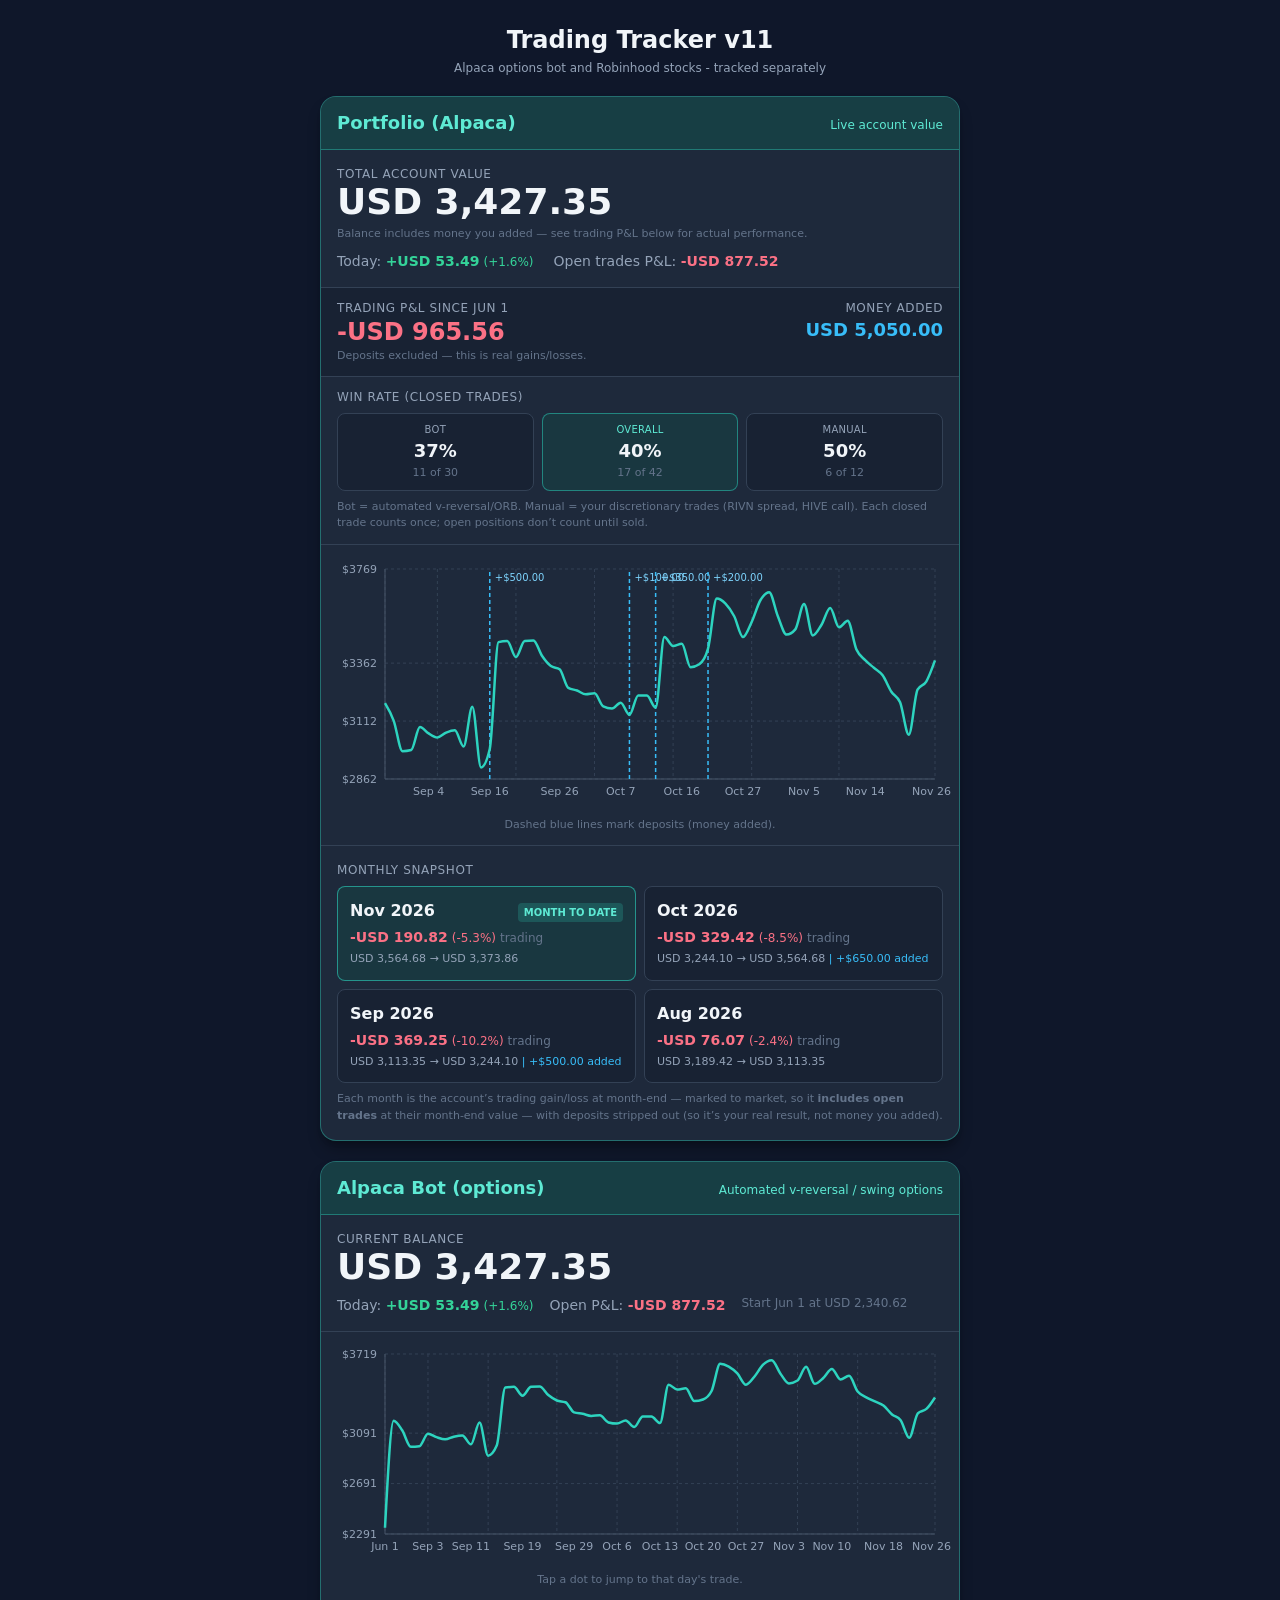
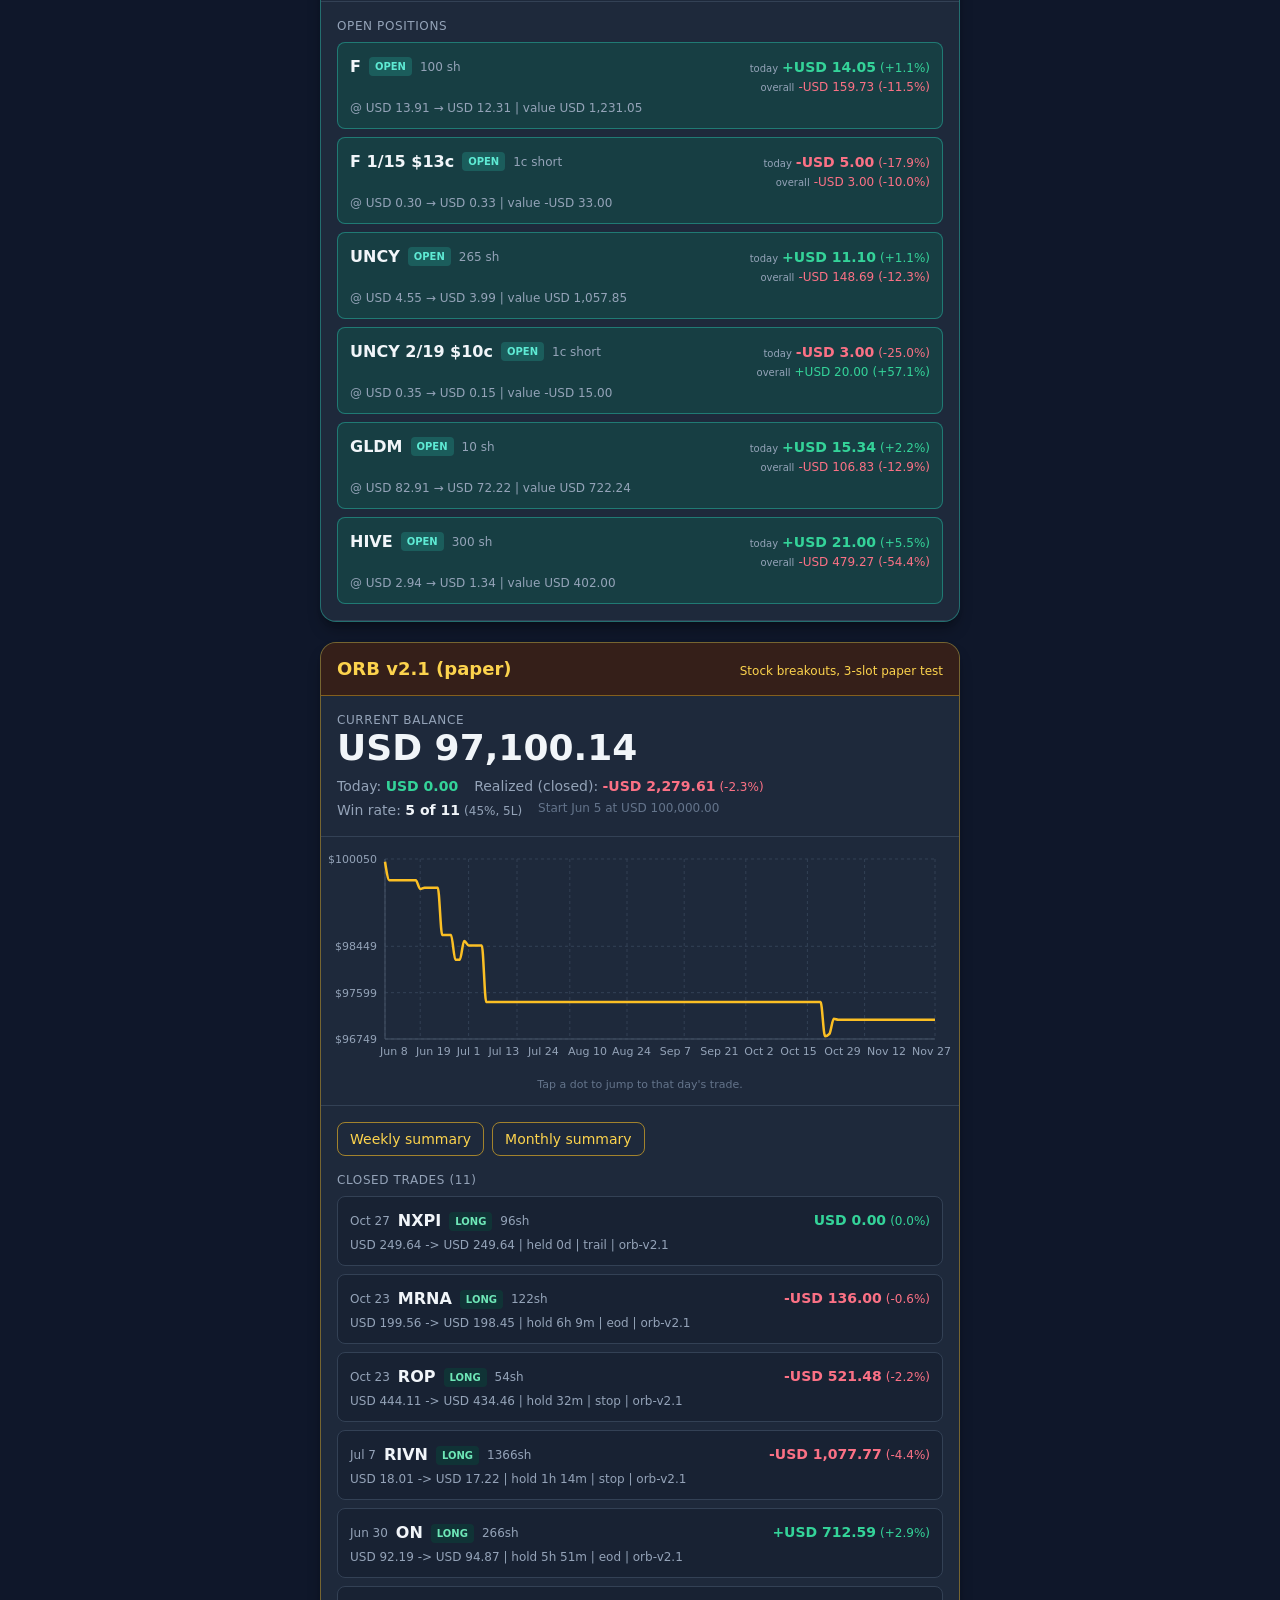
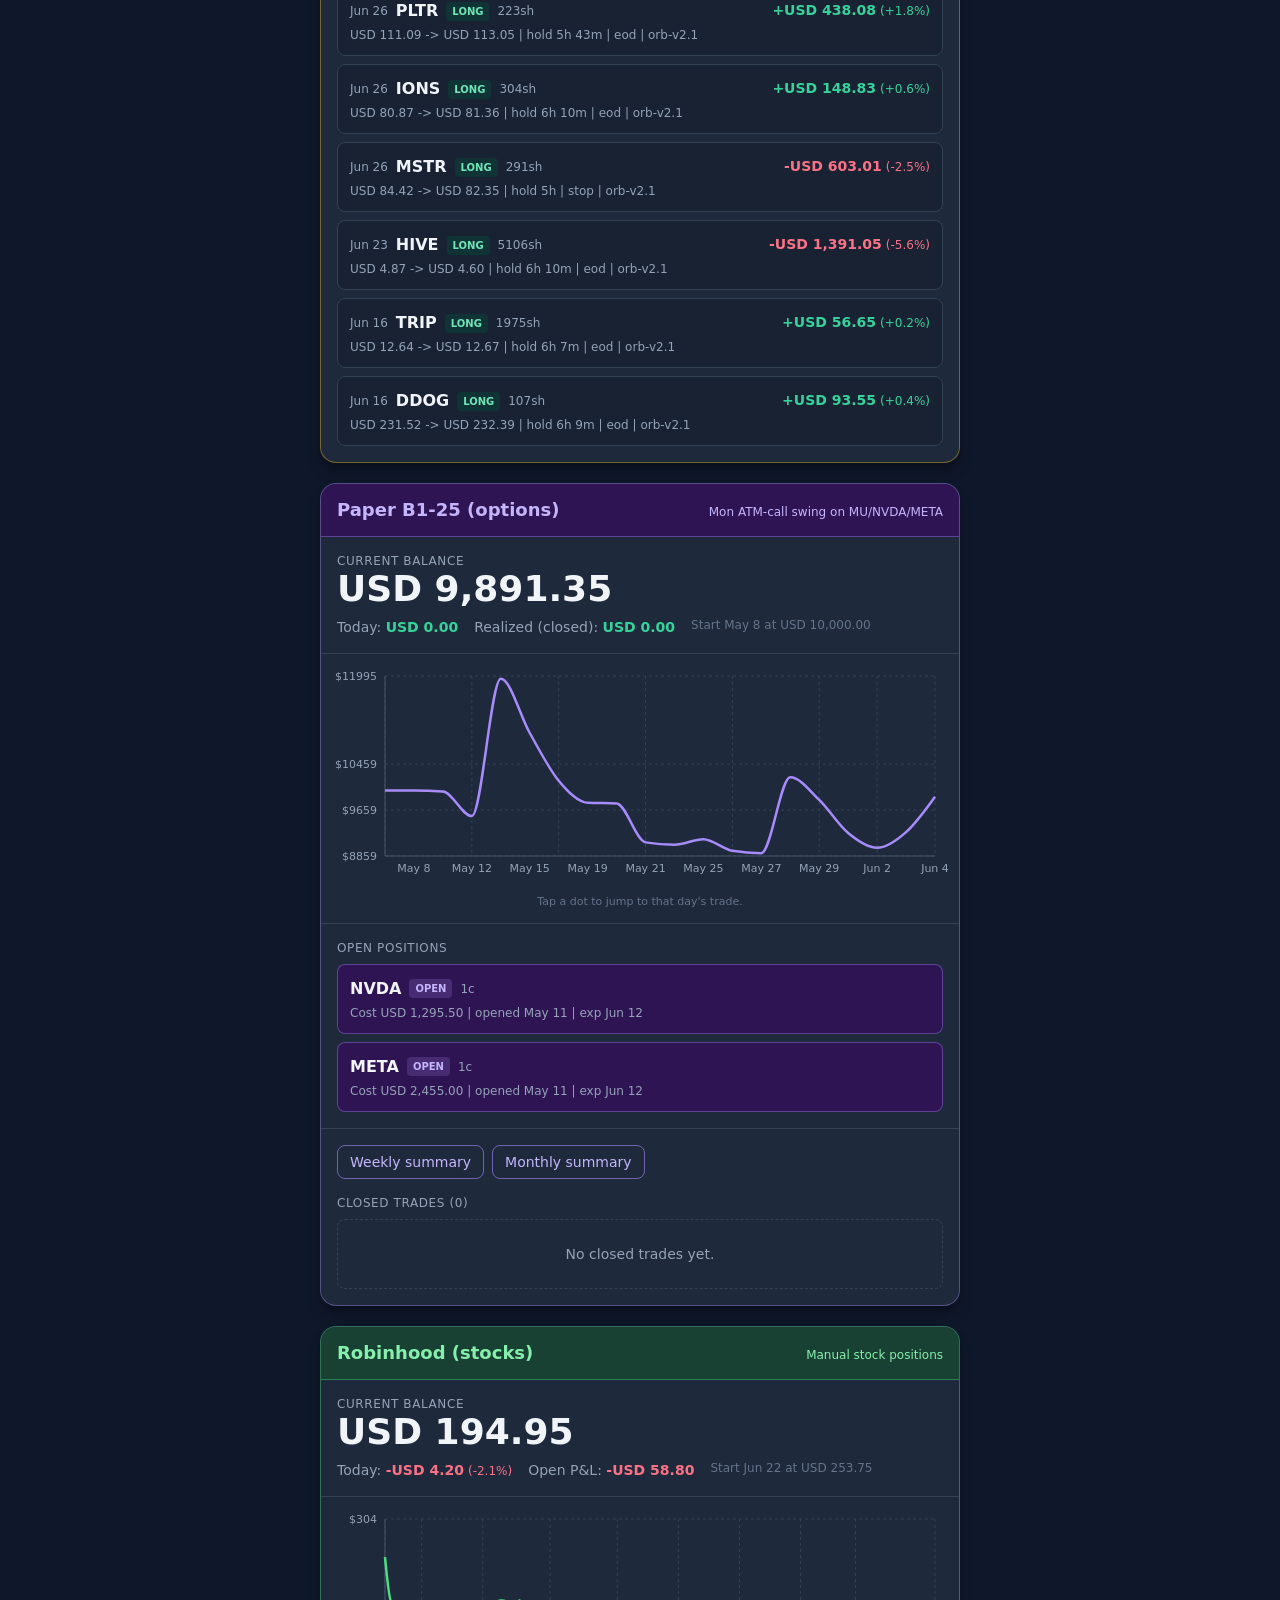
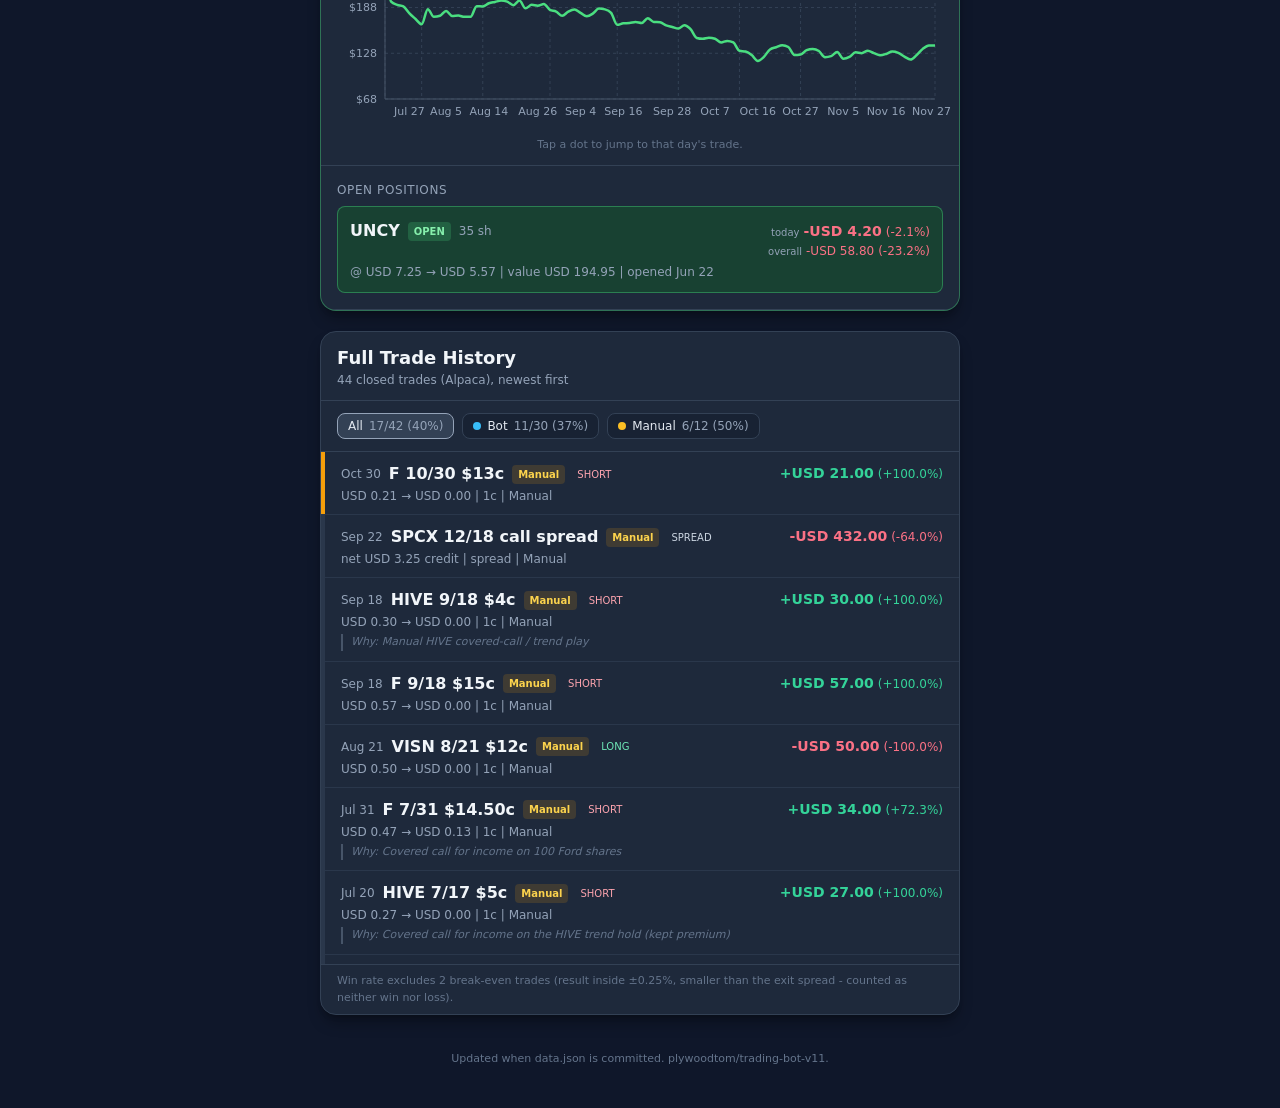
<file: index.html>
<!doctype html>
<html lang="en">
  <head>
    <meta charset="UTF-8" />
    <link rel="icon" type="image/svg+xml" href="data:image/svg+xml,%3Csvg xmlns='http://www.w3.org/2000/svg' viewBox='0 0 16 16'%3E%3Ctext y='14' font-size='14'%3E%F0%9F%93%88%3C/text%3E%3C/svg%3E" />
    <meta name="viewport" content="width=device-width, initial-scale=1.0, viewport-fit=cover" />
    <meta name="theme-color" content="#0f172a" />
    <title>Trading Tracker v11</title>
    <script type="module" crossorigin src="./assets/index-DmbrAOA5.js"></script>
    <link rel="stylesheet" crossorigin href="./assets/index-Bob5LSvU.css">
  </head>
  <body>
    <div id="root"></div>
  </body>
</html>
</file>
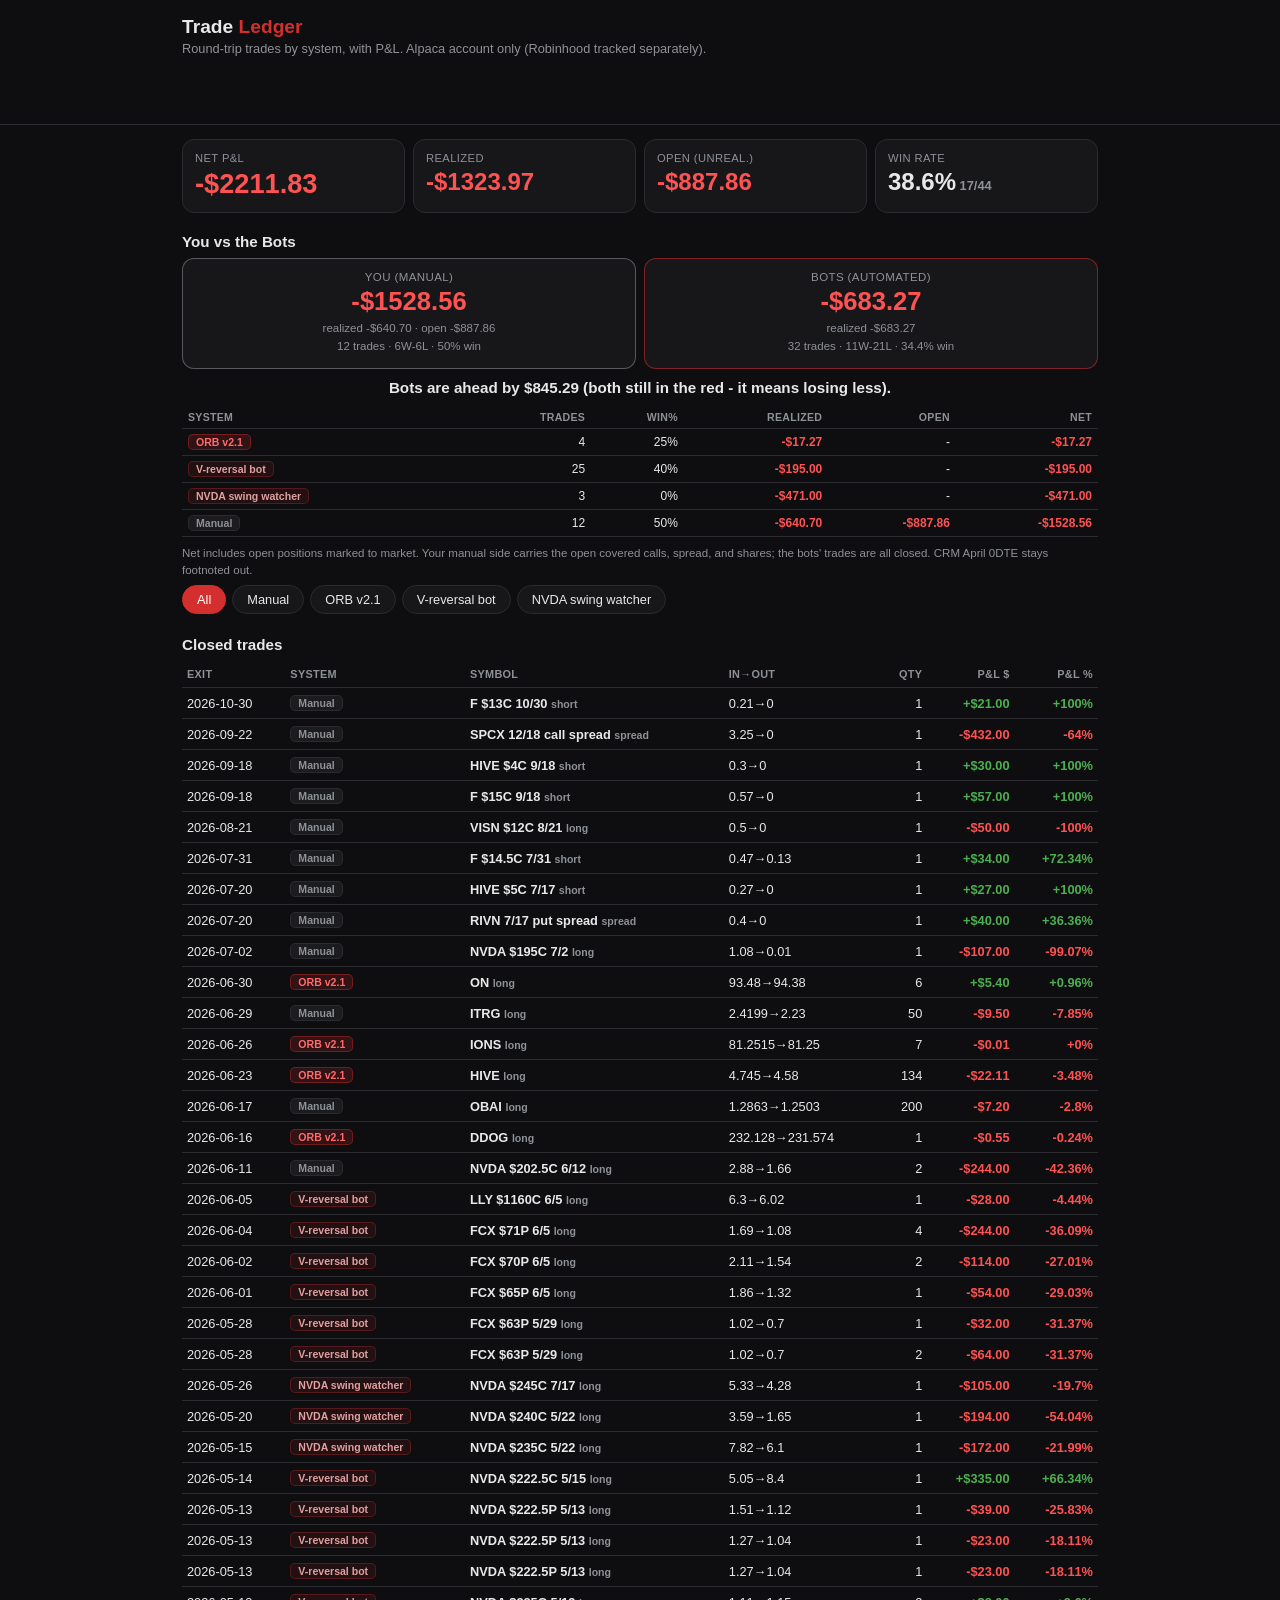
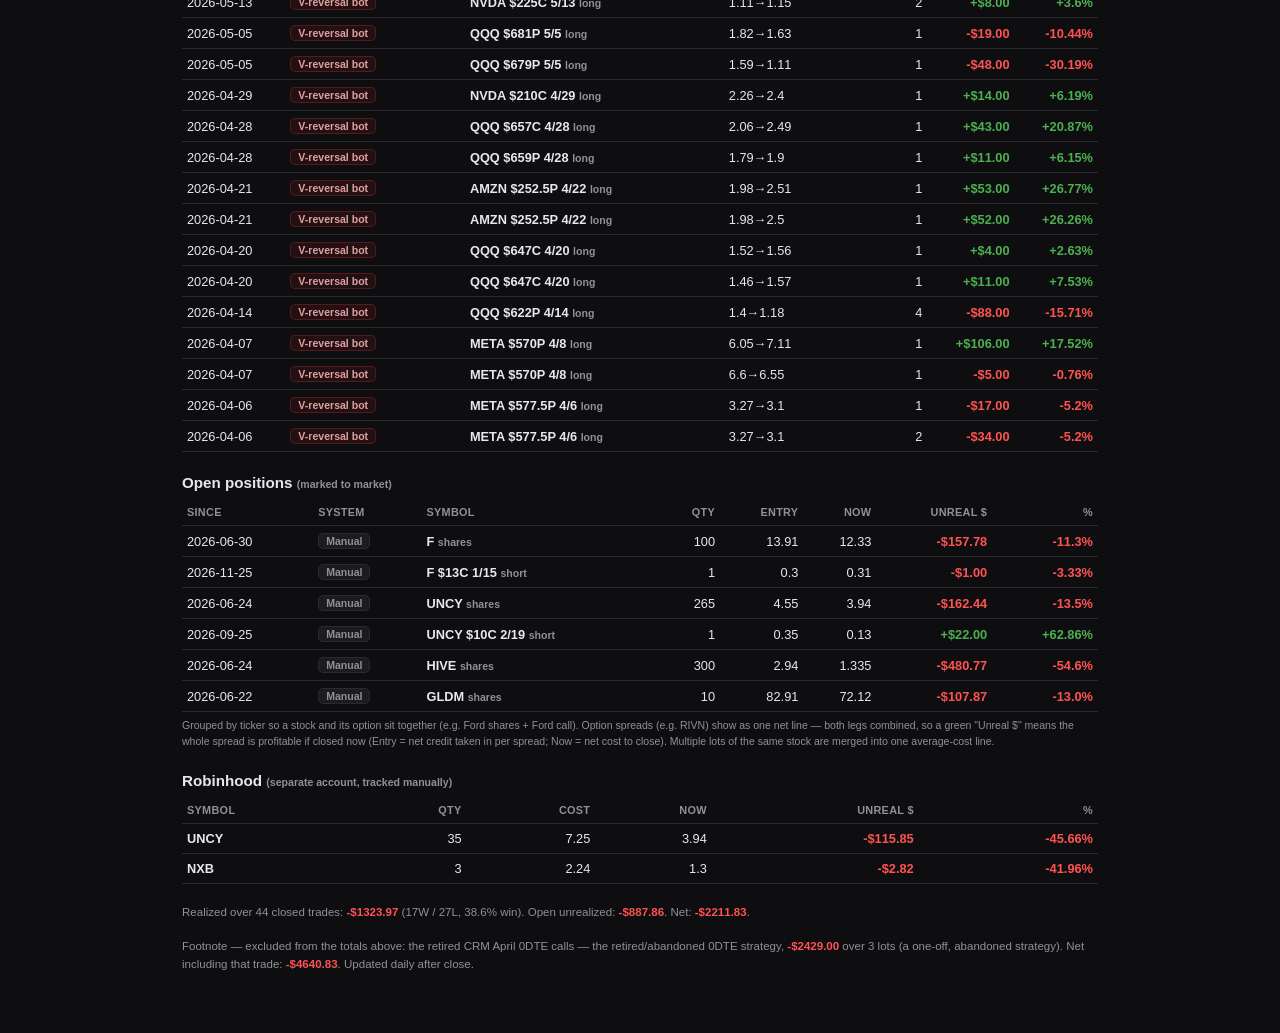
<file: trades.html>
<!DOCTYPE html>
<html lang="en">
<head>
<meta charset="utf-8"/>
<meta name="viewport" content="width=device-width, initial-scale=1"/>
<title>Trade Ledger — round-trip P&L by system</title>
<style>
  :root{ --red:#d32f2f; --silver:#8e9196; --bg:#0e0e10; --card:#17171a; --line:#2a2a2f; --green:#4caf50; --loss:#ff5252; }
  *{box-sizing:border-box}
  body{margin:0;background:var(--bg);color:#e8e8ea;font-family:-apple-system,BlinkMacSystemFont,"Segoe UI",Roboto,Arial,sans-serif;-webkit-font-smoothing:antialiased}
  header{padding:16px 16px 8px;border-bottom:1px solid var(--line)}
  h1{margin:0;font-size:1.2rem}h1 .accent{color:var(--red)}
  .sub{color:var(--silver);font-size:.8rem;margin-top:3px}
  .wrap{max-width:940px;margin:0 auto;padding:0 12px 60px}
  .cards{display:grid;grid-template-columns:repeat(4,1fr);gap:8px;margin:14px 0}
  @media(max-width:560px){.cards{grid-template-columns:repeat(2,1fr)}}
  .card{background:var(--card);border:1px solid var(--line);border-radius:12px;padding:12px}
  .card .lbl{color:var(--silver);font-size:.7rem;text-transform:uppercase;letter-spacing:.4px}
  .card .val{font-size:1.5rem;font-weight:700;margin-top:4px}
  .card .val.big{font-size:1.7rem}
  h2{font-size:.95rem;margin:22px 0 8px;color:#e8e8ea}
  .filters{display:flex;gap:6px;flex-wrap:wrap;margin:6px 0 10px}
  .filters button{background:var(--card);color:#e8e8ea;border:1px solid var(--line);border-radius:20px;padding:6px 14px;font-size:.8rem;cursor:pointer}
  .filters button.on{background:var(--red);border-color:var(--red);color:#fff}
  table{width:100%;border-collapse:collapse;font-size:.8rem}
  th,td{text-align:left;padding:7px 5px;border-bottom:1px solid var(--line);white-space:nowrap}
  th{color:var(--silver);font-weight:600;font-size:.68rem;text-transform:uppercase;letter-spacing:.3px}
  td.sym{font-weight:600}
  td.r,th.r{text-align:right}
  .gain{color:var(--green);font-weight:600}.lose{color:var(--loss);font-weight:600}
  .tag{display:inline-block;padding:1px 7px;border-radius:5px;font-size:.66rem;font-weight:600}
  .tag.orb{background:rgba(211,47,47,.18);color:#ff6b6b;border:1px solid rgba(211,47,47,.4)}
  .tag.spread{background:rgba(142,145,150,.18);color:#cfd2d6;border:1px solid rgba(142,145,150,.4)}
  .tag.bot{background:rgba(211,47,47,.10);color:#e0a0a0;border:1px solid rgba(211,47,47,.3)}
  .tag.manual{background:rgba(255,255,255,.06);color:var(--silver);border:1px solid var(--line)}
  .dir{font-size:.66rem;color:var(--silver)}
  .foot{color:var(--silver);font-size:.72rem;margin-top:20px;line-height:1.5}
  a{color:var(--red)}
  .vsgrid{display:grid;grid-template-columns:1fr 1fr;gap:8px;margin:6px 0}
  .vsbox{background:var(--card);border:1px solid var(--line);border-radius:12px;padding:12px;text-align:center}
  .vsbox.you{border-color:rgba(142,145,150,.55)}
  .vsbox.bots{border-color:rgba(211,47,47,.55)}
  .vsbox .who{font-size:.72rem;text-transform:uppercase;letter-spacing:.4px;color:var(--silver)}
  .vsbox .net{font-size:1.6rem;font-weight:800;margin:4px 0}
  .vsbox .det{font-size:.72rem;color:var(--silver);line-height:1.55}
  .verdict{text-align:center;font-size:.95rem;font-weight:700;margin:10px 0 2px}
  .vsmini{width:100%;border-collapse:collapse;font-size:.75rem;margin-top:10px}
  .vsmini th,.vsmini td{text-align:right;padding:5px 6px;border-bottom:1px solid var(--line);white-space:nowrap}
  .vsmini th:first-child,.vsmini td:first-child{text-align:left}
  .vsmini th{color:var(--silver);font-weight:600;font-size:.66rem;text-transform:uppercase}
</style>
</head>
<body>
<header><div class="wrap">
  <h1>Trade <span class="accent">Ledger</span></h1>
  <div class="sub">Round-trip trades by system, with P&amp;L. Alpaca account only (Robinhood tracked separately).</div>
</div></header>
<div class="wrap">
  <div class="cards" id="cards"></div>

  <h2 style="margin-top:20px">You vs the Bots</h2>
  <div id="vspanel"></div>

  <div class="filters" id="filters"></div>

  <h2>Closed trades</h2>
  <table><thead><tr>
    <th>Exit</th><th>System</th><th>Symbol</th><th>In&rarr;Out</th><th class="r">Qty</th><th class="r">P&amp;L $</th><th class="r">P&amp;L %</th>
  </tr></thead><tbody id="closed"></tbody></table>

  <h2>Open positions <span class="dir">(marked to market)</span></h2>
  <table><thead><tr>
    <th>Since</th><th>System</th><th>Symbol</th><th class="r">Qty</th><th class="r">Entry</th><th class="r">Now</th><th class="r">Unreal $</th><th class="r">%</th>
  </tr></thead><tbody id="open"></tbody></table>
  <div class="dir" style="margin-top:6px;line-height:1.5">Grouped by ticker so a stock and its option sit together (e.g. Ford shares + Ford call). Option spreads (e.g. RIVN) show as one net line — both legs combined, so a green "Unreal $" means the whole spread is profitable if closed now (Entry = net credit taken in per spread; Now = net cost to close). Multiple lots of the same stock are merged into one average-cost line.</div>

  <h2>Robinhood <span class="dir">(separate account, tracked manually)</span></h2>
  <table><thead><tr>
    <th>Symbol</th><th class="r">Qty</th><th class="r">Cost</th><th class="r">Now</th><th class="r">Unreal $</th><th class="r">%</th>
  </tr></thead><tbody id="robinhood"></tbody></table>

  <div class="foot" id="foot"></div>
</div>
<script>
const TC = t => t==='ORB v2.1'?'orb':(t==='10-Spread bot'?'spread':((t==='V-reversal bot'||t==='NVDA swing watcher')?'bot':'manual'));
const money = v => (v>=0?'+$':'-$')+Math.abs(v).toFixed(2);
const cls = v => v>=0?'gain':'lose';
// prettify OCC option symbols: NVDA260515C00222500 -> NVDA $222.5C 5/15
function fmtSym(s){
  const m = s.match(/^([A-Z]+)(\d{2})(\d{2})(\d{2})([CP])(\d{8})$/);
  if(!m) return s;
  const strike = parseInt(m[6])/1000;
  return `${m[1]} $${strike}${m[5]} ${parseInt(m[3])}/${parseInt(m[4])}`;
}
let DATA=null, filter='All';
function pass(sys){ return filter==='All' || sys===filter; }
function render(){
  const R=DATA.tradesRollup;
  const cb=document.getElementById('closed'); cb.innerHTML='';
  for(const t of R.closed){ if(!pass(t.system))continue;
    cb.innerHTML += `<tr><td>${t.exit_date}</td>`+
      `<td><span class="tag ${TC(t.system)}">${t.system}</span></td>`+
      `<td class="sym">${fmtSym(t.symbol)} <span class="dir">${t.dir}</span></td>`+
      `<td>${t.entry_price}&rarr;${t.exit_price}</td>`+
      `<td class="r">${t.qty}</td>`+
      `<td class="r ${cls(t.pnl)}">${money(t.pnl)}</td>`+
      `<td class="r ${cls(t.pnl)}">${t.pct>=0?'+':''}${t.pct}%</td></tr>`;
  }
  const ob=document.getElementById('open'); ob.innerHTML='';
  const occUnder = s => { const m=s.match(/^([A-Z]+)\d{6}[CP]\d{8}$/); return m?m[1]:null; };
  // Split open lots into option legs (grouped by underlying) and stock lots (grouped by symbol).
  const optByUnder={}, stkBySym={};
  for(const o of R.open){ if(!pass(o.system))continue;
    const u=occUnder(o.symbol);
    if(u){ (optByUnder[u]=optByUnder[u]||[]).push(o); }
    else { (stkBySym[o.symbol]=stkBySym[o.symbol]||[]).push(o); }
  }
  const items=[];
  // Stocks: combine multiple lots of the SAME symbol (e.g. UNCY) into one weighted-average line.
  for(const [sym,lots] of Object.entries(stkBySym)){
    let qty=0, cost=0, since=lots[0].entry_date, cur=null, haveCur=true, sys=lots[0].system;
    for(const l of lots){ qty+=l.qty; cost+=l.entry_price*l.qty; if(l.entry_date<since)since=l.entry_date;
      if(l.current==null) haveCur=false; else cur=l.current; }
    const avg=qty?cost/qty:0;
    const unreal=(haveCur&&cur!=null)?(cur-avg)*qty:null;
    const pct=(unreal!=null&&avg)?unreal/(avg*qty)*100:null;
    items.push({under:sym, since, kind:'stock', system:sys, sym, qty, entry:avg, now:cur, unreal, pct});
  }
  // Options: a multi-leg position (spread) becomes ONE net line; a single leg stays as-is.
  for(const [und,legs] of Object.entries(optByUnder)){
    if(legs.length<2){ items.push({under:und, since:legs[0].entry_date, kind:'optsingle', o:legs[0]}); continue; }
    let netCredit=0, netUnreal=0, haveCur=true, since=legs[0].entry_date;
    for(const l of legs){
      netCredit += (l.dir==='short'?1:-1) * l.entry_price * l.qty * 100;  // short=received, long=paid
      if(l.unreal==null) haveCur=false; else netUnreal += l.unreal;
      if(l.entry_date < since) since = l.entry_date;
    }
    const nSpreads = Math.min(...legs.map(l=>l.qty));
    const type = legs.some(l=>/P\d{8}$/.test(l.symbol)) ? 'put' : 'call';
    const entryPx = netCredit/100/nSpreads;
    const nowPx = haveCur ? entryPx - netUnreal/100/nSpreads : null;
    const pct = netCredit ? netUnreal/Math.abs(netCredit)*100 : null;
    items.push({under:und, since, kind:'spread', system:legs[0].system, und, type,
      nSpreads, legs:legs.length, entry:entryPx, now:nowPx, unreal:haveCur?netUnreal:null, pct:haveCur?pct:null});
  }
  function renderItem(it){
    if(it.kind==='optsingle'){ const o=it.o, u=o.unreal;
      return `<tr><td>${o.entry_date}</td>`+
        `<td><span class="tag ${TC(o.system)}">${o.system}</span></td>`+
        `<td class="sym">${fmtSym(o.symbol)} <span class="dir">${o.dir}</span></td>`+
        `<td class="r">${o.qty}</td><td class="r">${o.entry_price}</td>`+
        `<td class="r">${o.current??'-'}</td>`+
        `<td class="r ${u==null?'':cls(u)}">${u==null?'-':money(u)}</td>`+
        `<td class="r ${u==null?'':cls(u)}">${o.unreal_pct==null?'-':(o.unreal_pct>=0?'+':'')+o.unreal_pct+'%'}</td></tr>`;
    }
    if(it.kind==='spread'){ const u=it.unreal;
      return `<tr><td>${it.since}</td>`+
        `<td><span class="tag ${TC(it.system)}">${it.system}</span></td>`+
        `<td class="sym">${it.und} ${it.type} spread <span class="dir">${it.legs} legs, net</span></td>`+
        `<td class="r">${it.nSpreads}</td><td class="r">${it.entry.toFixed(2)}</td>`+
        `<td class="r">${it.now==null?'-':it.now.toFixed(2)}</td>`+
        `<td class="r ${u==null?'':cls(u)}">${u==null?'-':money(u)}</td>`+
        `<td class="r ${u==null?'':cls(u)}">${it.pct==null?'-':(it.pct>=0?'+':'')+it.pct.toFixed(1)+'%'}</td></tr>`;
    }
    const u=it.unreal;  // stock
    return `<tr><td>${it.since}</td>`+
      `<td><span class="tag ${TC(it.system)}">${it.system}</span></td>`+
      `<td class="sym">${it.sym} <span class="dir">shares</span></td>`+
      `<td class="r">${it.qty}</td><td class="r">${it.entry.toFixed(2)}</td>`+
      `<td class="r">${it.now==null?'-':it.now}</td>`+
      `<td class="r ${u==null?'':cls(u)}">${u==null?'-':money(u)}</td>`+
      `<td class="r ${u==null?'':cls(u)}">${it.pct==null?'-':(it.pct>=0?'+':'')+it.pct.toFixed(1)+'%'}</td></tr>`;
  }
  // Group by underlying so a ticker's shares + its option sit next to each other (HIVE, Ford),
  // never separated by another ticker. Newest group on top; within a group, shares before options.
  const groups={};
  for(const it of items){ (groups[it.under]=groups[it.under]||[]).push(it); }
  const order = Object.keys(groups).sort((a,b)=>{
    const ma=Math.max(...groups[a].map(i=>Date.parse(i.since)||0));
    const mb=Math.max(...groups[b].map(i=>Date.parse(i.since)||0));
    return mb-ma;
  });
  for(const u of order){
    groups[u].sort((a,b)=> (a.kind==='stock'?0:1)-(b.kind==='stock'?0:1));
    for(const it of groups[u]) ob.innerHTML += renderItem(it);
  }
  const rb=document.getElementById('robinhood'); rb.innerHTML='';
  for(const h of (DATA.robinhoodHoldings||[])){
    const u=h.unreal;
    rb.innerHTML += `<tr><td class="sym">${h.symbol}</td>`+
      `<td class="r">${h.qty}</td><td class="r">${h.cost}</td>`+
      `<td class="r">${h.current==null?'-':h.current}</td>`+
      `<td class="r ${u==null?'':cls(u)}">${u==null?'-':money(u)}</td>`+
      `<td class="r ${u==null?'':cls(u)}">${h.unreal_pct==null?'-':(h.unreal_pct>=0?'+':'')+h.unreal_pct+'%'}</td></tr>`;
  }
  const T=R.totals;
  let foot = `Realized over ${T.closed_count} closed trades: <b class="${cls(T.realized_pnl)}">${money(T.realized_pnl)}</b> `+
    `(${T.wins}W / ${T.losses}L, ${T.win_rate}% win). `+
    `Open unrealized: <b class="${cls(T.unrealized_pnl)}">${money(T.unrealized_pnl)}</b>. `+
    `Net: <b class="${cls(T.net_pnl)}">${money(T.net_pnl)}</b>.`;
  if(T.excluded_count){
    foot += `<br><br><span style="color:var(--silver)">Footnote — excluded from the totals above: the retired ${T.excluded_note}, `+
      `<b class="${cls(T.excluded_pnl)}">${money(T.excluded_pnl)}</b> over ${T.excluded_count} lots (a one-off, abandoned strategy). `+
      `Net including that trade: <b class="${cls(T.net_incl_excluded)}">${money(T.net_incl_excluded)}</b>.</span>`;
  }
  foot += ` <span style="color:var(--silver)">Updated daily after close.</span>`;
  document.getElementById('foot').innerHTML = foot;
}
// "You vs the Bots" scoreboard. Manual = Tom's own trades; Bots = every automated system combined.
// Always computed from the FULL ledger (ignores the active filter) so it's a stable head-to-head.
function statFor(pred){
  const R=DATA.tradesRollup;
  const cl=R.closed.filter(t=>pred(t.system));
  const op=R.open.filter(o=>pred(o.system));
  const wins=cl.filter(t=>t.pnl>0).length;
  const realized=cl.reduce((s,t)=>s+t.pnl,0);
  const unreal=op.reduce((s,o)=>s+(o.unreal||0),0);
  return {n:cl.length, wins, losses:cl.length-wins,
    win_rate: cl.length?Math.round(wins/cl.length*1000)/10:0,
    realized, unreal, net:realized+unreal};
}
function renderVs(){
  const amt=v=>'$'+Math.abs(v).toFixed(2);
  const you=statFor(s=>s==='Manual'), bots=statFor(s=>s!=='Manual');
  const box=(c,label,st)=>`<div class="vsbox ${c}"><div class="who">${label}</div>`+
    `<div class="net ${cls(st.net)}">${money(st.net)}</div>`+
    `<div class="det">realized ${money(st.realized)}${st.unreal?` &middot; open ${money(st.unreal)}`:''}<br>`+
    `${st.n} trades &middot; ${st.wins}W-${st.losses}L &middot; ${st.win_rate}% win</div></div>`;
  const diff=bots.net-you.net;
  let verdict;
  if(Math.abs(diff)<0.005){ verdict='Dead even.'; }
  else {
    const lead = diff>0 ? {who:'Bots are', margin:diff, net:bots.net} : {who:'You are', margin:-diff, net:you.net};
    const tail = lead.net>=0 ? ', and in the green.' : ' (both still in the red - it means losing less).';
    verdict = `${lead.who} ahead by ${amt(lead.margin)}${tail}`;
  }
  // per-system breakdown, sorted by net descending
  const R=DATA.tradesRollup;
  const systems=[...new Set([...R.closed.map(t=>t.system),...R.open.map(o=>o.system)])];
  const rows=systems.map(sys=>{const st=statFor(s=>s===sys);return {sys,st};})
    .sort((a,b)=>b.st.net-a.st.net);
  let mini='<table class="vsmini"><thead><tr><th>System</th><th>Trades</th><th>Win%</th><th>Realized</th><th>Open</th><th>Net</th></tr></thead><tbody>';
  for(const {sys,st} of rows){
    mini+=`<tr><td><span class="tag ${TC(sys)}">${sys}</span></td>`+
      `<td>${st.n}</td><td>${st.win_rate}%</td>`+
      `<td class="${cls(st.realized)}">${money(st.realized)}</td>`+
      `<td class="${st.unreal?cls(st.unreal):''}">${st.unreal?money(st.unreal):'-'}</td>`+
      `<td class="${cls(st.net)}">${money(st.net)}</td></tr>`;
  }
  mini+='</tbody></table>';
  document.getElementById('vspanel').innerHTML =
    `<div class="vsgrid">${box('you','You (manual)',you)}${box('bots','Bots (automated)',bots)}</div>`+
    `<div class="verdict">${verdict}</div>`+mini+
    `<div class="foot" style="margin-top:8px">Net includes open positions marked to market. Your manual side carries the open covered calls, spread, and shares; the bots' trades are all closed. CRM April 0DTE stays footnoted out.</div>`;
}
function cards(){
  const T=DATA.tradesRollup.totals;
  document.getElementById('cards').innerHTML =
    `<div class="card"><div class="lbl">Net P&L</div><div class="val big ${cls(T.net_pnl)}">${money(T.net_pnl)}</div></div>`+
    `<div class="card"><div class="lbl">Realized</div><div class="val ${cls(T.realized_pnl)}">${money(T.realized_pnl)}</div></div>`+
    `<div class="card"><div class="lbl">Open (unreal.)</div><div class="val ${cls(T.unrealized_pnl)}">${money(T.unrealized_pnl)}</div></div>`+
    `<div class="card"><div class="lbl">Win rate</div><div class="val">${T.win_rate}%<span style="font-size:.8rem;color:var(--silver)"> ${T.wins}/${T.closed_count}</span></div></div>`;
}
function buildFilters(){
  const sys = new Set(); DATA.tradesRollup.closed.forEach(t=>sys.add(t.system)); DATA.tradesRollup.open.forEach(t=>sys.add(t.system));
  const f=document.getElementById('filters'); f.innerHTML='';
  ['All',...sys].forEach(n=>{ const b=document.createElement('button'); b.textContent=n; if(n===filter)b.className='on';
    b.onclick=()=>{filter=n; buildFilters(); render();}; f.appendChild(b); });
}
fetch('data.json',{cache:'no-cache'}).then(r=>r.json()).then(d=>{
  DATA=d; if(!d.tradesRollup){document.getElementById('foot').textContent='No rollup data yet.';return;}
  cards(); renderVs(); buildFilters(); render();
}).catch(e=>{ document.getElementById('foot').textContent='Could not load data.json'; });
</script>
</body>
</html>
</file>
<file: assets/index-Bob5LSvU.css>
*,:before,:after{--tw-border-spacing-x: 0;--tw-border-spacing-y: 0;--tw-translate-x: 0;--tw-translate-y: 0;--tw-rotate: 0;--tw-skew-x: 0;--tw-skew-y: 0;--tw-scale-x: 1;--tw-scale-y: 1;--tw-pan-x: ;--tw-pan-y: ;--tw-pinch-zoom: ;--tw-scroll-snap-strictness: proximity;--tw-gradient-from-position: ;--tw-gradient-via-position: ;--tw-gradient-to-position: ;--tw-ordinal: ;--tw-slashed-zero: ;--tw-numeric-figure: ;--tw-numeric-spacing: ;--tw-numeric-fraction: ;--tw-ring-inset: ;--tw-ring-offset-width: 0px;--tw-ring-offset-color: #fff;--tw-ring-color: rgb(59 130 246 / .5);--tw-ring-offset-shadow: 0 0 #0000;--tw-ring-shadow: 0 0 #0000;--tw-shadow: 0 0 #0000;--tw-shadow-colored: 0 0 #0000;--tw-blur: ;--tw-brightness: ;--tw-contrast: ;--tw-grayscale: ;--tw-hue-rotate: ;--tw-invert: ;--tw-saturate: ;--tw-sepia: ;--tw-drop-shadow: ;--tw-backdrop-blur: ;--tw-backdrop-brightness: ;--tw-backdrop-contrast: ;--tw-backdrop-grayscale: ;--tw-backdrop-hue-rotate: ;--tw-backdrop-invert: ;--tw-backdrop-opacity: ;--tw-backdrop-saturate: ;--tw-backdrop-sepia: ;--tw-contain-size: ;--tw-contain-layout: ;--tw-contain-paint: ;--tw-contain-style: }::backdrop{--tw-border-spacing-x: 0;--tw-border-spacing-y: 0;--tw-translate-x: 0;--tw-translate-y: 0;--tw-rotate: 0;--tw-skew-x: 0;--tw-skew-y: 0;--tw-scale-x: 1;--tw-scale-y: 1;--tw-pan-x: ;--tw-pan-y: ;--tw-pinch-zoom: ;--tw-scroll-snap-strictness: proximity;--tw-gradient-from-position: ;--tw-gradient-via-position: ;--tw-gradient-to-position: ;--tw-ordinal: ;--tw-slashed-zero: ;--tw-numeric-figure: ;--tw-numeric-spacing: ;--tw-numeric-fraction: ;--tw-ring-inset: ;--tw-ring-offset-width: 0px;--tw-ring-offset-color: #fff;--tw-ring-color: rgb(59 130 246 / .5);--tw-ring-offset-shadow: 0 0 #0000;--tw-ring-shadow: 0 0 #0000;--tw-shadow: 0 0 #0000;--tw-shadow-colored: 0 0 #0000;--tw-blur: ;--tw-brightness: ;--tw-contrast: ;--tw-grayscale: ;--tw-hue-rotate: ;--tw-invert: ;--tw-saturate: ;--tw-sepia: ;--tw-drop-shadow: ;--tw-backdrop-blur: ;--tw-backdrop-brightness: ;--tw-backdrop-contrast: ;--tw-backdrop-grayscale: ;--tw-backdrop-hue-rotate: ;--tw-backdrop-invert: ;--tw-backdrop-opacity: ;--tw-backdrop-saturate: ;--tw-backdrop-sepia: ;--tw-contain-size: ;--tw-contain-layout: ;--tw-contain-paint: ;--tw-contain-style: }*,:before,:after{box-sizing:border-box;border-width:0;border-style:solid;border-color:#e5e7eb}:before,:after{--tw-content: ""}html,:host{line-height:1.5;-webkit-text-size-adjust:100%;-moz-tab-size:4;-o-tab-size:4;tab-size:4;font-family:ui-sans-serif,system-ui,sans-serif,"Apple Color Emoji","Segoe UI Emoji",Segoe UI Symbol,"Noto Color Emoji";font-feature-settings:normal;font-variation-settings:normal;-webkit-tap-highlight-color:transparent}body{margin:0;line-height:inherit}hr{height:0;color:inherit;border-top-width:1px}abbr:where([title]){-webkit-text-decoration:underline dotted;text-decoration:underline dotted}h1,h2,h3,h4,h5,h6{font-size:inherit;font-weight:inherit}a{color:inherit;text-decoration:inherit}b,strong{font-weight:bolder}code,kbd,samp,pre{font-family:ui-monospace,SFMono-Regular,Menlo,Monaco,Consolas,Liberation Mono,Courier New,monospace;font-feature-settings:normal;font-variation-settings:normal;font-size:1em}small{font-size:80%}sub,sup{font-size:75%;line-height:0;position:relative;vertical-align:baseline}sub{bottom:-.25em}sup{top:-.5em}table{text-indent:0;border-color:inherit;border-collapse:collapse}button,input,optgroup,select,textarea{font-family:inherit;font-feature-settings:inherit;font-variation-settings:inherit;font-size:100%;font-weight:inherit;line-height:inherit;letter-spacing:inherit;color:inherit;margin:0;padding:0}button,select{text-transform:none}button,input:where([type=button]),input:where([type=reset]),input:where([type=submit]){-webkit-appearance:button;background-color:transparent;background-image:none}:-moz-focusring{outline:auto}:-moz-ui-invalid{box-shadow:none}progress{vertical-align:baseline}::-webkit-inner-spin-button,::-webkit-outer-spin-button{height:auto}[type=search]{-webkit-appearance:textfield;outline-offset:-2px}::-webkit-search-decoration{-webkit-appearance:none}::-webkit-file-upload-button{-webkit-appearance:button;font:inherit}summary{display:list-item}blockquote,dl,dd,h1,h2,h3,h4,h5,h6,hr,figure,p,pre{margin:0}fieldset{margin:0;padding:0}legend{padding:0}ol,ul,menu{list-style:none;margin:0;padding:0}dialog{padding:0}textarea{resize:vertical}input::-moz-placeholder,textarea::-moz-placeholder{opacity:1;color:#9ca3af}input::placeholder,textarea::placeholder{opacity:1;color:#9ca3af}button,[role=button]{cursor:pointer}:disabled{cursor:default}img,svg,video,canvas,audio,iframe,embed,object{display:block;vertical-align:middle}img,video{max-width:100%;height:auto}[hidden]:where(:not([hidden=until-found])){display:none}.collapse{visibility:collapse}.fixed{position:fixed}.absolute{position:absolute}.relative{position:relative}.inset-0{top:0;right:0;bottom:0;left:0}.z-50{z-index:50}.mx-auto{margin-left:auto;margin-right:auto}.mb-2{margin-bottom:.5rem}.ml-1{margin-left:.25rem}.mr-1{margin-right:.25rem}.mt-0\.5{margin-top:.125rem}.mt-1{margin-top:.25rem}.mt-2{margin-top:.5rem}.block{display:block}.flex{display:flex}.grid{display:grid}.hidden{display:none}.h-2{height:.5rem}.h-40{height:10rem}.h-48{height:12rem}.h-52{height:13rem}.max-h-\[32rem\]{max-height:32rem}.max-h-\[90vh\]{max-height:90vh}.min-h-full{min-height:100%}.w-2{width:.5rem}.w-full{width:100%}.max-w-2xl{max-width:42rem}.grid-cols-1{grid-template-columns:repeat(1,minmax(0,1fr))}.grid-cols-3{grid-template-columns:repeat(3,minmax(0,1fr))}.flex-col{flex-direction:column}.flex-wrap{flex-wrap:wrap}.items-end{align-items:flex-end}.items-center{align-items:center}.items-baseline{align-items:baseline}.justify-center{justify-content:center}.justify-between{justify-content:space-between}.gap-1{gap:.25rem}.gap-1\.5{gap:.375rem}.gap-2{gap:.5rem}.gap-x-4{-moz-column-gap:1rem;column-gap:1rem}.gap-x-5{-moz-column-gap:1.25rem;column-gap:1.25rem}.gap-y-1{row-gap:.25rem}.space-y-1>:not([hidden])~:not([hidden]){--tw-space-y-reverse: 0;margin-top:calc(.25rem * calc(1 - var(--tw-space-y-reverse)));margin-bottom:calc(.25rem * var(--tw-space-y-reverse))}.space-y-2>:not([hidden])~:not([hidden]){--tw-space-y-reverse: 0;margin-top:calc(.5rem * calc(1 - var(--tw-space-y-reverse)));margin-bottom:calc(.5rem * var(--tw-space-y-reverse))}.space-y-3>:not([hidden])~:not([hidden]){--tw-space-y-reverse: 0;margin-top:calc(.75rem * calc(1 - var(--tw-space-y-reverse)));margin-bottom:calc(.75rem * var(--tw-space-y-reverse))}.space-y-5>:not([hidden])~:not([hidden]){--tw-space-y-reverse: 0;margin-top:calc(1.25rem * calc(1 - var(--tw-space-y-reverse)));margin-bottom:calc(1.25rem * var(--tw-space-y-reverse))}.divide-y>:not([hidden])~:not([hidden]){--tw-divide-y-reverse: 0;border-top-width:calc(1px * calc(1 - var(--tw-divide-y-reverse)));border-bottom-width:calc(1px * var(--tw-divide-y-reverse))}.divide-slate-700\/60>:not([hidden])~:not([hidden]){border-color:#33415599}.overflow-hidden{overflow:hidden}.overflow-y-auto{overflow-y:auto}.rounded{border-radius:.25rem}.rounded-2xl{border-radius:1rem}.rounded-full{border-radius:9999px}.rounded-lg{border-radius:.5rem}.rounded-t-2xl{border-top-left-radius:1rem;border-top-right-radius:1rem}.border{border-width:1px}.border-b{border-bottom-width:1px}.border-l-2{border-left-width:2px}.border-l-4{border-left-width:4px}.border-t{border-top-width:1px}.border-dashed{border-style:dashed}.border-alpaca\/40{border-color:#2dd4bf66}.border-alpaca\/50{border-color:#2dd4bf80}.border-alpaca\/60{border-color:#2dd4bf99}.border-orbv21\/40{border-color:#fbbf2466}.border-orbv21\/60{border-color:#fbbf2499}.border-paperb125\/40{border-color:#a78bfa66}.border-paperb125\/60{border-color:#a78bfa99}.border-robinhood\/40{border-color:#4ade8066}.border-robinhood\/50{border-color:#4ade8080}.border-robinhood\/60{border-color:#4ade8099}.border-rose-800{--tw-border-opacity: 1;border-color:rgb(159 18 57 / var(--tw-border-opacity, 1))}.border-slate-400{--tw-border-opacity: 1;border-color:rgb(148 163 184 / var(--tw-border-opacity, 1))}.border-slate-600{--tw-border-opacity: 1;border-color:rgb(71 85 105 / var(--tw-border-opacity, 1))}.border-slate-700{--tw-border-opacity: 1;border-color:rgb(51 65 85 / var(--tw-border-opacity, 1))}.border-l-amber-500{--tw-border-opacity: 1;border-left-color:rgb(245 158 11 / var(--tw-border-opacity, 1))}.border-l-sky-500{--tw-border-opacity: 1;border-left-color:rgb(14 165 233 / var(--tw-border-opacity, 1))}.border-l-slate-500{--tw-border-opacity: 1;border-left-color:rgb(100 116 139 / var(--tw-border-opacity, 1))}.bg-alpaca{--tw-bg-opacity: 1;background-color:rgb(45 212 191 / var(--tw-bg-opacity, 1))}.bg-alpaca-bg\/40{background-color:#134e4a66}.bg-alpaca-bg\/60{background-color:#134e4a99}.bg-alpaca\/20{background-color:#2dd4bf33}.bg-amber-400{--tw-bg-opacity: 1;background-color:rgb(251 191 36 / var(--tw-bg-opacity, 1))}.bg-amber-500\/15{background-color:#f59e0b26}.bg-black\/70{background-color:#000000b3}.bg-emerald-900\/40{background-color:#064e3b66}.bg-orbv21{--tw-bg-opacity: 1;background-color:rgb(251 191 36 / var(--tw-bg-opacity, 1))}.bg-orbv21-bg\/60{background-color:#451a0399}.bg-orbv21\/20{background-color:#fbbf2433}.bg-paperb125{--tw-bg-opacity: 1;background-color:rgb(167 139 250 / var(--tw-bg-opacity, 1))}.bg-paperb125-bg\/60{background-color:#3b076499}.bg-paperb125\/20{background-color:#a78bfa33}.bg-robinhood{--tw-bg-opacity: 1;background-color:rgb(74 222 128 / var(--tw-bg-opacity, 1))}.bg-robinhood-bg\/60{background-color:#14532d99}.bg-robinhood\/20{background-color:#4ade8033}.bg-rose-900\/40{background-color:#88133766}.bg-rose-950\/60{background-color:#4c051999}.bg-sky-400{--tw-bg-opacity: 1;background-color:rgb(56 189 248 / var(--tw-bg-opacity, 1))}.bg-sky-500\/15{background-color:#0ea5e926}.bg-slate-400{--tw-bg-opacity: 1;background-color:rgb(148 163 184 / var(--tw-bg-opacity, 1))}.bg-slate-500\/20{background-color:#64748b33}.bg-slate-700{--tw-bg-opacity: 1;background-color:rgb(51 65 85 / var(--tw-bg-opacity, 1))}.bg-slate-800{--tw-bg-opacity: 1;background-color:rgb(30 41 59 / var(--tw-bg-opacity, 1))}.bg-slate-900{--tw-bg-opacity: 1;background-color:rgb(15 23 42 / var(--tw-bg-opacity, 1))}.bg-slate-900\/40{background-color:#0f172a66}.p-0{padding:0}.p-2{padding:.5rem}.p-3{padding:.75rem}.p-4{padding:1rem}.px-1{padding-left:.25rem;padding-right:.25rem}.px-1\.5{padding-left:.375rem;padding-right:.375rem}.px-2{padding-left:.5rem;padding-right:.5rem}.px-2\.5{padding-left:.625rem;padding-right:.625rem}.px-3{padding-left:.75rem;padding-right:.75rem}.px-4{padding-left:1rem;padding-right:1rem}.py-0\.5{padding-top:.125rem;padding-bottom:.125rem}.py-1{padding-top:.25rem;padding-bottom:.25rem}.py-1\.5{padding-top:.375rem;padding-bottom:.375rem}.py-12{padding-top:3rem;padding-bottom:3rem}.py-2{padding-top:.5rem;padding-bottom:.5rem}.py-2\.5{padding-top:.625rem;padding-bottom:.625rem}.py-3{padding-top:.75rem;padding-bottom:.75rem}.py-4{padding-top:1rem;padding-bottom:1rem}.py-6{padding-top:1.5rem;padding-bottom:1.5rem}.py-8{padding-top:2rem;padding-bottom:2rem}.pl-2{padding-left:.5rem}.pt-4{padding-top:1rem}.text-center{text-align:center}.text-right{text-align:right}.text-2xl{font-size:1.5rem;line-height:2rem}.text-3xl{font-size:1.875rem;line-height:2.25rem}.text-\[10px\]{font-size:10px}.text-\[11px\]{font-size:11px}.text-base{font-size:1rem;line-height:1.5rem}.text-lg{font-size:1.125rem;line-height:1.75rem}.text-sm{font-size:.875rem;line-height:1.25rem}.text-xl{font-size:1.25rem;line-height:1.75rem}.text-xs{font-size:.75rem;line-height:1rem}.font-bold{font-weight:700}.font-medium{font-weight:500}.font-normal{font-weight:400}.font-semibold{font-weight:600}.uppercase{text-transform:uppercase}.italic{font-style:italic}.tabular-nums{--tw-numeric-spacing: tabular-nums;font-variant-numeric:var(--tw-ordinal) var(--tw-slashed-zero) var(--tw-numeric-figure) var(--tw-numeric-spacing) var(--tw-numeric-fraction)}.leading-none{line-height:1}.leading-snug{line-height:1.375}.tracking-wide{letter-spacing:.025em}.tracking-wider{letter-spacing:.05em}.text-alpaca-dark{--tw-text-opacity: 1;color:rgb(94 234 212 / var(--tw-text-opacity, 1))}.text-amber-300{--tw-text-opacity: 1;color:rgb(252 211 77 / var(--tw-text-opacity, 1))}.text-emerald-300{--tw-text-opacity: 1;color:rgb(110 231 183 / var(--tw-text-opacity, 1))}.text-emerald-400{--tw-text-opacity: 1;color:rgb(52 211 153 / var(--tw-text-opacity, 1))}.text-orbv21-dark{--tw-text-opacity: 1;color:rgb(252 211 77 / var(--tw-text-opacity, 1))}.text-paperb125-dark{--tw-text-opacity: 1;color:rgb(196 181 253 / var(--tw-text-opacity, 1))}.text-robinhood-dark{--tw-text-opacity: 1;color:rgb(134 239 172 / var(--tw-text-opacity, 1))}.text-rose-300{--tw-text-opacity: 1;color:rgb(253 164 175 / var(--tw-text-opacity, 1))}.text-rose-400{--tw-text-opacity: 1;color:rgb(251 113 133 / var(--tw-text-opacity, 1))}.text-sky-300{--tw-text-opacity: 1;color:rgb(125 211 252 / var(--tw-text-opacity, 1))}.text-sky-400{--tw-text-opacity: 1;color:rgb(56 189 248 / var(--tw-text-opacity, 1))}.text-slate-100{--tw-text-opacity: 1;color:rgb(241 245 249 / var(--tw-text-opacity, 1))}.text-slate-200{--tw-text-opacity: 1;color:rgb(226 232 240 / var(--tw-text-opacity, 1))}.text-slate-300{--tw-text-opacity: 1;color:rgb(203 213 225 / var(--tw-text-opacity, 1))}.text-slate-400{--tw-text-opacity: 1;color:rgb(148 163 184 / var(--tw-text-opacity, 1))}.text-slate-500{--tw-text-opacity: 1;color:rgb(100 116 139 / var(--tw-text-opacity, 1))}.text-slate-900{--tw-text-opacity: 1;color:rgb(15 23 42 / var(--tw-text-opacity, 1))}.text-slate-900\/80{color:#0f172acc}.shadow-2xl{--tw-shadow: 0 25px 50px -12px rgb(0 0 0 / .25);--tw-shadow-colored: 0 25px 50px -12px var(--tw-shadow-color);box-shadow:var(--tw-ring-offset-shadow, 0 0 #0000),var(--tw-ring-shadow, 0 0 #0000),var(--tw-shadow)}.shadow-lg{--tw-shadow: 0 10px 15px -3px rgb(0 0 0 / .1), 0 4px 6px -4px rgb(0 0 0 / .1);--tw-shadow-colored: 0 10px 15px -3px var(--tw-shadow-color), 0 4px 6px -4px var(--tw-shadow-color);box-shadow:var(--tw-ring-offset-shadow, 0 0 #0000),var(--tw-ring-shadow, 0 0 #0000),var(--tw-shadow)}.shadow-black\/30{--tw-shadow-color: rgb(0 0 0 / .3);--tw-shadow: var(--tw-shadow-colored)}.shadow-black\/60{--tw-shadow-color: rgb(0 0 0 / .6);--tw-shadow: var(--tw-shadow-colored)}.filter{filter:var(--tw-blur) var(--tw-brightness) var(--tw-contrast) var(--tw-grayscale) var(--tw-hue-rotate) var(--tw-invert) var(--tw-saturate) var(--tw-sepia) var(--tw-drop-shadow)}:root{font-family:ui-sans-serif,system-ui,-apple-system,Segoe UI,Roboto,sans-serif;-webkit-font-smoothing:antialiased;-webkit-tap-highlight-color:transparent}html,body,#root{height:100%}body{margin:0;background:#0f172a;color:#f1f5f9}@keyframes flash-alpaca{0%{background-color:#2dd4bf59}to{background-color:transparent}}@keyframes flash-robinhood{0%{background-color:#4ade8059}to{background-color:transparent}}.flash-alpaca{animation:flash-alpaca 2.2s ease-out}.flash-robinhood{animation:flash-robinhood 2.2s ease-out}.hover\:bg-alpaca-bg\/40:hover{background-color:#134e4a66}.hover\:bg-alpaca-dark:hover{--tw-bg-opacity: 1;background-color:rgb(94 234 212 / var(--tw-bg-opacity, 1))}.hover\:bg-orbv21-bg\/40:hover{background-color:#451a0366}.hover\:bg-orbv21-dark:hover{--tw-bg-opacity: 1;background-color:rgb(252 211 77 / var(--tw-bg-opacity, 1))}.hover\:bg-paperb125-bg\/40:hover{background-color:#3b076466}.hover\:bg-paperb125-dark:hover{--tw-bg-opacity: 1;background-color:rgb(196 181 253 / var(--tw-bg-opacity, 1))}.hover\:bg-robinhood-bg\/40:hover{background-color:#14532d66}.hover\:bg-robinhood-dark:hover{--tw-bg-opacity: 1;background-color:rgb(134 239 172 / var(--tw-bg-opacity, 1))}.hover\:text-slate-900:hover{--tw-text-opacity: 1;color:rgb(15 23 42 / var(--tw-text-opacity, 1))}@media (min-width: 640px){.sm\:h-56{height:14rem}.sm\:h-64{height:16rem}.sm\:max-w-lg{max-width:32rem}.sm\:grid-cols-2{grid-template-columns:repeat(2,minmax(0,1fr))}.sm\:items-center{align-items:center}.sm\:rounded-2xl{border-radius:1rem}.sm\:p-4{padding:1rem}.sm\:px-4{padding-left:1rem;padding-right:1rem}.sm\:py-6{padding-top:1.5rem;padding-bottom:1.5rem}.sm\:text-2xl{font-size:1.5rem;line-height:2rem}.sm\:text-4xl{font-size:2.25rem;line-height:2.5rem}}
</file>
